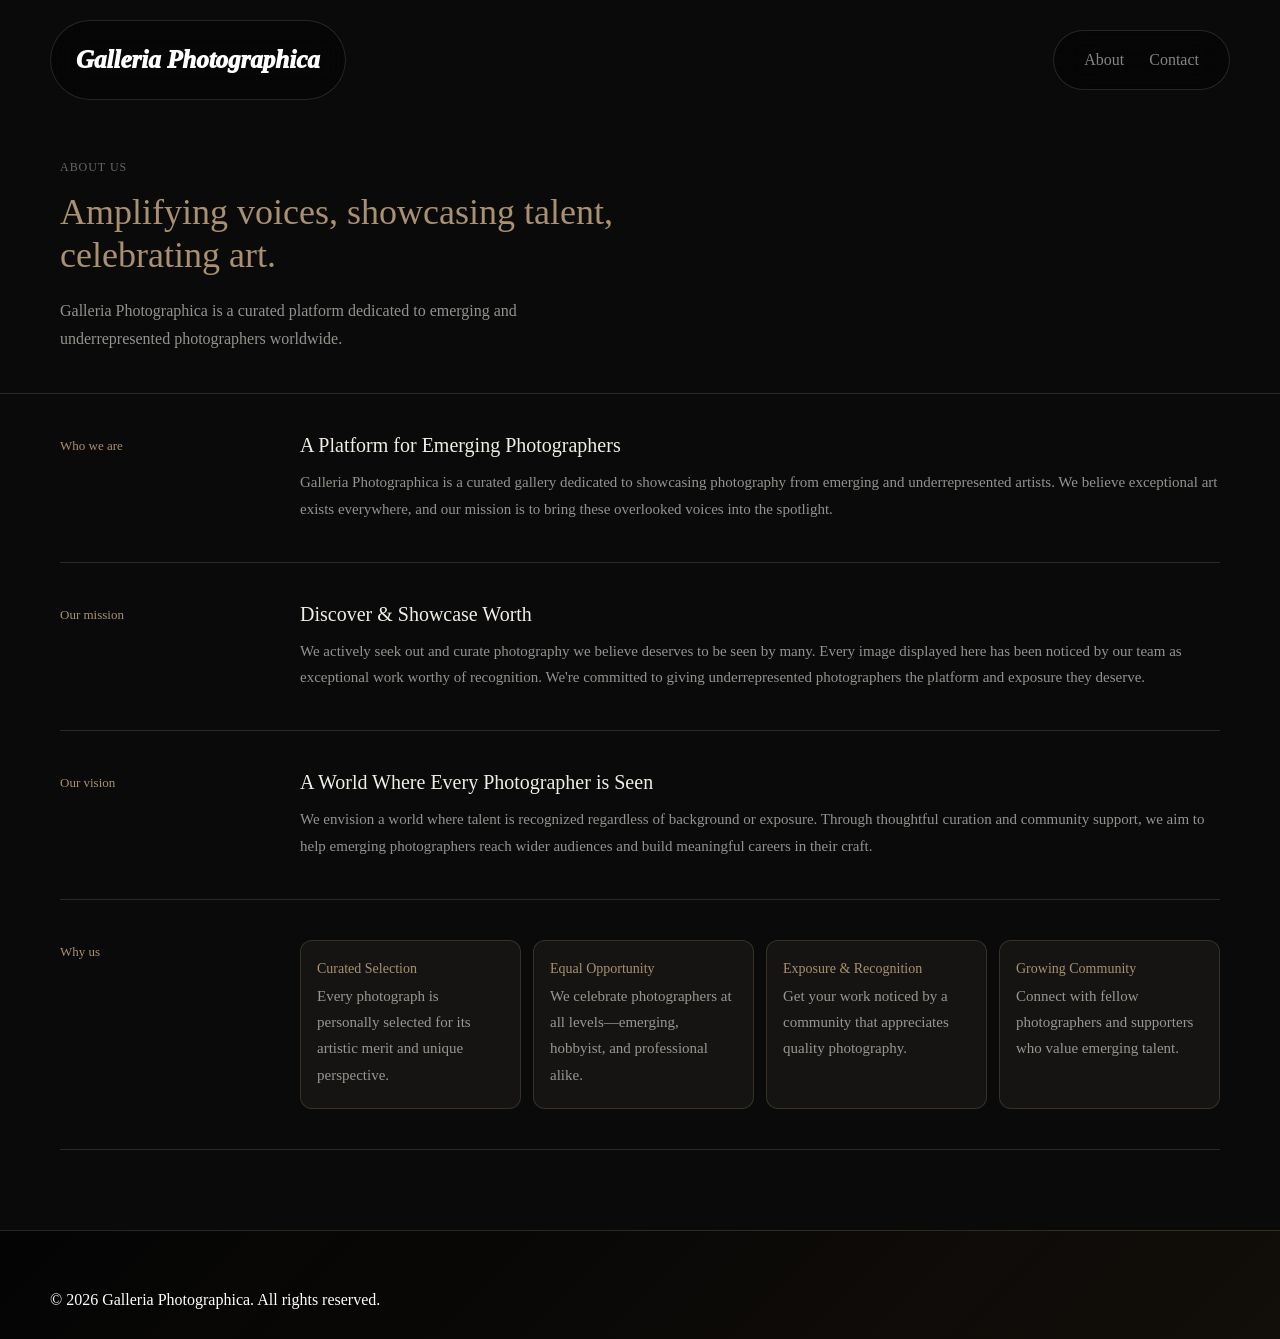
<file: about.html>
<!DOCTYPE html>
<html lang="en">

<head>
    <meta charset="UTF-8">
    <meta name="viewport" content="width=device-width, initial-scale=1.0">
    <title>About</title>
    <link rel="stylesheet" href="style.css">
</head>

<body>
    <!-- ==============================
         HEADER
    ============================== -->
    <header>
        <nav>
            <div class="nav-left">
                <a href="index.html">Galleria Photographica</a>
            </div>

            <div class="nav-right">
                <div>
                    <a href="about.html">About</a>
                </div>
                <div>
                    <a href="contact.html">Contact</a>
                </div>
            </div>
        </nav>
    </header>

    <!-- ==============================
         ABOUT HEADER
    ============================== -->
    <section class="about-header">
        <div>About us</div>
        <h1>Amplifying voices, showcasing talent, celebrating art.</h1>
        <p>Galleria Photographica is a curated platform dedicated to emerging and underrepresented photographers worldwide.</p>
    </section>

    <!-- ==============================
         ABOUT SECTIONS
    ============================== -->
    <div class="about-sections">

        <!-- Who we are -->
        <div class="about-section">
            <div>Who we are</div>
            <div>
                <h2>A Platform for Emerging Photographers</h2>
                <p>Galleria Photographica is a curated gallery dedicated to showcasing photography from emerging and underrepresented artists. We believe exceptional art exists everywhere, and our mission is to bring these overlooked voices into the spotlight.</p>
            </div>
        </div>

        <!-- Our mission -->
        <div class="about-section">
            <div>Our mission</div>
            <div>
                <h2>Discover & Showcase Worth</h2>
                <p>We actively seek out and curate photography we believe deserves to be seen by many. Every image displayed here has been noticed by our team as exceptional work worthy of recognition. We're committed to giving underrepresented photographers the platform and exposure they deserve.</p>
            </div>
        </div>

        <!-- Our vision -->
        <div class="about-section">
            <div>Our vision</div>
            <div>
                <h2>A World Where Every Photographer is Seen</h2>
                <p>We envision a world where talent is recognized regardless of background or exposure. Through thoughtful curation and community support, we aim to help emerging photographers reach wider audiences and build meaningful careers in their craft.</p>
            </div>
        </div>

        <!-- Why us -->
        <div class="about-section">
            <div>Why us</div>
            <div>
                <div class="about-cards">
                    <div class="about-card">
                        <h3>Curated Selection</h3>
                        <p>Every photograph is personally selected for its artistic merit and unique perspective.</p>
                    </div>
                    <div class="about-card">
                        <h3>Equal Opportunity</h3>
                        <p>We celebrate photographers at all levels—emerging, hobbyist, and professional alike.</p>
                    </div>
                    <div class="about-card">
                        <h3>Exposure & Recognition</h3>
                        <p>Get your work noticed by a community that appreciates quality photography.</p>
                    </div>
                    <div class="about-card">
                        <h3>Growing Community</h3>
                        <p>Connect with fellow photographers and supporters who value emerging talent.</p>
                    </div>
                </div>
            </div>
        </div>

    </div>

</body>

</html>

    </div>

</body>
    <footer>
        <p>&copy; 2026 Galleria Photographica. All rights reserved.</p>
    </footer>
</body>
</html>
</file>
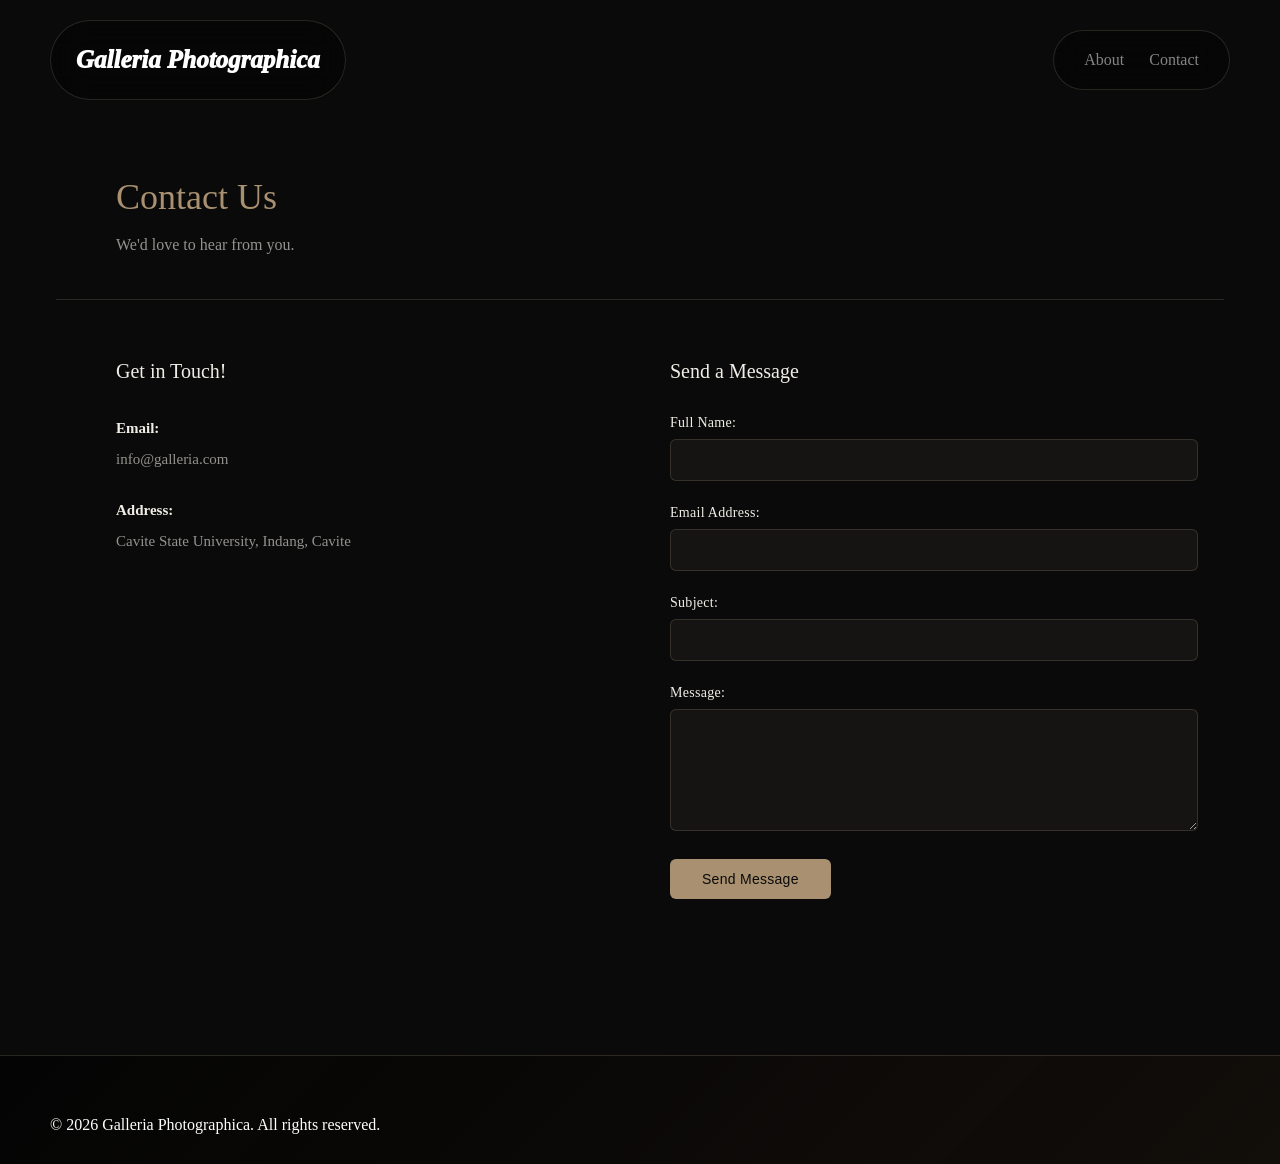
<file: contact.html>
<!DOCTYPE html>
<html lang="en">

<head>
    <meta charset="UTF-8">
    <meta name="viewport" content="width=device-width, initial-scale=1.0">
    <title>Contact</title>
    <link rel="stylesheet" href="style.css">
</head>

<body>
    <!-- ==============================
         HEADER
    ============================== -->
    <header>
        <nav>
            <div class="nav-left">
                <a href="index.html">Galleria Photographica</a>
            </div>

            <div class="nav-right">
                <div>
                    <a href="about.html">About</a>
                </div>
                <div>
                    <a href="contact.html">Contact</a>
                </div>
            </div>
        </nav>
    </header>

    <!-- ==============================
         CONTACT CONTENT
    ============================== -->
    <section class="Content">
        <!-- Page Header -->
        <section class="page-header">
            <h1>Contact Us</h1>
            <p>We'd love to hear from you.</p>
        </section>

        <!-- Contact Container -->
        <section class="contact-container">
            <!-- Contact Information -->
            <div class="contact-info">
                <h2>Get in Touch!</h2>

                <p>
                    <strong>Email:</strong>
                    info@galleria.com
                </p>

                <p>
                    <strong>Address:</strong>
                    Cavite State University, Indang, Cavite
                </p>
            </div>

            <!-- Contact Form -->
            <div class="contact-form">
                <h2>Send a Message</h2>

                <form action="#" method="POST">
                    <!-- Full Name -->
                    <div class="form-group">
                        <label for="name">Full Name:</label>
                        <input type="text" id="name" name="name" required>
                    </div>

                    <!-- Email Address -->
                    <div class="form-group">
                        <label for="email">Email Address:</label>
                        <input type="email" id="email" name="email" required>
                    </div>

                    <!-- Subject -->
                    <div class="form-group">
                        <label for="subject">Subject:</label>
                        <input type="text" id="subject" name="subject">
                    </div>

                    <!-- Message -->
                    <div class="form-group">
                        <label for="message">Message:</label>
                        <textarea id="message" name="message" rows="6" required></textarea>
                    </div>

                    <!-- Submit Button -->
                    <button type="submit">Send Message</button>
                </form>
            </div>
        </section>
    </section>

    <!-- ==============================
         FOOTER
    ============================== -->
    <footer>
        <p>&copy; 2026 Galleria Photographica. All rights reserved.</p>
    </footer>
</body>

</html>
</file>
<file: style.css>
/* ==============================
   RESET & BASE STYLES
============================== */

* {
    margin: 0;
    padding: 0;
}

html {
    color-scheme: dark;
}

body {
    background: #0a0a0a;
    margin-top: 100px;
}

h1, h2, h3, h4, h5, h6 {
    color: #A89070;
}

a {
    text-decoration: none;
    color: rgb(255, 255, 255);
}

/* ==============================
   HEADER & NAVIGATION
============================== */

nav {
    position: fixed;
    top: 0;
    left: 0;
    right: 0;
    z-index: 1000;
    display: flex;
    justify-content: space-between;
    align-items: center;
    margin: 20px 50px;
}

/* Navigation Pill Base */
.nav-left, .nav-right {
    display: flex;
    align-items: center;
    padding: 20px;
    border-radius: 45px;
    background-color: rgba(0, 0, 0, 0.350);
    border: 0.5px solid rgba(200, 184, 154, 0.18);
    backdrop-filter: blur(16px) saturate(1.6);
    -webkit-backdrop-filter: blur(16px) saturate(1.6);
}

.nav-right {
    gap: 5px;
}

/* Nav Left - Brand */
.nav-left > a {
    font-size: 25px;
    padding: 5px;
    border-radius: 30px;
    font-style: italic;
    font-weight: 1000;
    transition: color 0.2s ease;
}

.nav-left > a:hover {
    color: #A89070;
}

/* Nav Right - Links */
.nav-right > div > a {
    color: rgba(255, 255, 255, 0.500);
    padding: 10px;
    border-radius: 25px;
    transition: color 0.2s ease, background-color 0.2s ease;
}

.nav-right > div > a:hover {
    color: rgb(255, 255, 255);
    background-color: #ffffff2b;
}


/* ==============================
   FOOTER
============================== */

footer {
    background: linear-gradient(135deg, rgba(0, 0, 0, 0.6), rgba(20, 15, 10, 0.8));
    border-top: 0.5px solid rgba(200, 184, 154, 0.18);
    margin-top: 80px;
    padding: 60px 50px 30px;
}

.footer-content {
    display: grid;
    grid-template-columns: repeat(auto-fit, minmax(250px, 1fr));
    gap: 40px;
    margin-bottom: 40px;
}

.footer-section h3 {
    font-size: 20px;
    font-weight: 500;
    margin-bottom: 12px;
    color: #F0EDE6;
}

.footer-section h4 {
    font-size: 14px;
    font-weight: 600;
    margin-bottom: 12px;
    color: #A89070;
    text-transform: uppercase;
    letter-spacing: 0.05em;
}

.footer-section p {
    font-size: 14px;
    color: rgba(240, 237, 230, 0.6);
    line-height: 1.8;
    margin-bottom: 8px;
}

.footer-section ul {
    list-style: none;
    padding: 0;
}

.footer-section ul li {
    margin-bottom: 8px;
}

.footer-section ul li a {
    font-size: 14px;
    color: rgba(240, 237, 230, 0.6);
    transition: color 0.2s ease;
}

.footer-section ul li a:hover {
    color: #A89070;
}

.footer-divider {
    height: 0.5px;
    background-color: rgba(200, 184, 154, 0.18);
    margin: 30px 0;
}

.footer-bottom {
    display: flex;
    align-items: center;
    justify-content: center;
    text-align: center;
}

.footer-bottom p {
    font-size: 13px;
    color: rgba(240, 237, 230, 0.5);
}

.footer-disclaimer {
    font-size: 11px;
    color: rgba(240, 237, 230, 0.4);
    margin-top: 8px;
    font-style: italic;
}

/* ==============================
   FEATURED SECTION
============================== */

.featured {
    padding: 60px 50px;
    margin: 40px;
}

.featured-content {
    display: grid;
    grid-template-columns: 1fr 1fr;
    gap: 60px;
    align-items: center;
}

.featured-carousel {
    position: relative;
    overflow: hidden;
    border-radius: 8px;
    border: 0.5px solid rgba(200, 184, 154, 0.18);
}

.carousel-wrapper {
    position: relative;
    width: 100%;
    padding-bottom: 100%;
    overflow: hidden;
}

.carousel-image {
    position: absolute;
    top: 0;
    left: 0;
    width: 100%;
    height: 100%;
    object-fit: cover;
    opacity: 0;
    transition: opacity 0.5s ease-in-out;
}

.carousel-image.active {
    opacity: 1;
}

.carousel-btn {
    position: absolute;
    top: 50%;
    transform: translateY(-50%);
    background-color: rgba(0, 0, 0, 0.5);
    color: white;
    border: none;
    padding: 12px 16px;
    font-size: 18px;
    cursor: pointer;
    border-radius: 4px;
    transition: background-color 0.2s ease;
    z-index: 10;
}

.carousel-btn:hover {
    background-color: rgba(0, 0, 0, 0.8);
}

.carousel-btn.prev {
    left: 12px;
}

.carousel-btn.next {
    right: 12px;
}

.carousel-dots {
    position: absolute;
    bottom: 12px;
    left: 50%;
    transform: translateX(-50%);
    display: flex;
    gap: 8px;
    z-index: 10;
}

.dot {
    width: 10px;
    height: 10px;
    border-radius: 50%;
    background-color: rgba(255, 255, 255, 0.5);
    cursor: pointer;
    transition: background-color 0.2s ease;
}

.dot.active {
    background-color: rgba(255, 255, 255, 1);
}

.dot:hover {
    background-color: rgba(255, 255, 255, 0.8);
}

.featured-text h2 {
    font-size: 32px;
    font-weight: 500;
    margin-bottom: 16px;
    color: #F0EDE6;
}

.featured-text p {
    font-size: 16px;
    color: rgba(240, 237, 230, 0.6);
    line-height: 1.8;
    margin-bottom: 24px;
}

.featured-link {
    display: inline-block;
    padding: 12px 32px;
    background-color: #A89070;
    color: #0a0a0a;
    font-weight: 500;
    border-radius: 6px;
    transition: background-color 0.2s ease, transform 0.2s ease;
}

.featured-link:hover {
    background-color: #C8B89A;
    transform: translateY(-2px);
}

/* ==============================
   CONTENT SECTION
============================== */

.Content {
    padding: 16px;
    margin: 40px;
    margin-top: 20px;
}

.Content h3 {
    margin-bottom: 16px;
}

/* Image Container - Grid Layout */
.image-container {
    columns: 4;
    column-gap: 8px;
}

/* Image Column */
.img-border {
    break-inside: avoid;
    margin-bottom: 8px;
    display: block;
}

/* Image Styles */
.img-border img {
    width: 100%;
    height: auto;
    display: block;
    border: 0.5px solid rgba(200, 184, 154, 0.18);
    border-radius: 5px;
    cursor: pointer;
    margin-bottom: 8px;
    transition: transform 0.5s cubic-bezier(0.23, 1, 0.32, 1),
                box-shadow 0.35s ease,
                border-color 0.35s ease;
}

/* Image Hover Effect */
.img-border img:hover {
    border-color: #A89070;
    transform: scale(1.01);
    box-shadow: 0 20px 60px rgba(0,0,0,0.7),
                0 0 0 1px rgba(200, 184, 154, 0.12);
}

/* ==============================
   ABOUT PAGE
============================== */

/* About Page Header */
.about-header {
    padding: 60px 60px 40px;
    border-bottom: 0.5px solid rgba(200, 184, 154, 0.18);
}

.about-header div {
    font-size: 12px;
    letter-spacing: 0.08em;
    text-transform: uppercase;
    color: rgba(240, 237, 230, 0.4);
    margin-bottom: 16px;
}

.about-header h1 {
    font-size: 36px;
    font-weight: 500;
    line-height: 1.2;
    max-width: 560px;
    margin-bottom: 20px;
}

.about-header p {
    font-size: 16px;
    color: rgba(240, 237, 230, 0.6);
    line-height: 1.75;
    max-width: 500px;
}

/* About Sections */
.about-sections {
    padding: 0 60px;
}

.about-section {
    display: grid;
    grid-template-columns: 200px 1fr;
    gap: 40px;
    padding: 40px 0;
    border-bottom: 0.5px solid rgba(200, 184, 154, 0.18);
    align-items: start;
}

.about-section > div:first-child {
    font-size: 13px;
    font-weight: 500;
    color: #A89070;
    padding-top: 4px;
}

.about-section > div:last-child h2 {
    font-size: 20px;
    font-weight: 500;
    margin-bottom: 12px;
    color: #F0EDE6;
}

.about-section > div:last-child p {
    font-size: 15px;
    color: rgba(240, 237, 230, 0.6);
    line-height: 1.75;
}

/* About Cards Grid */
.about-cards {
    display: grid;
    grid-template-columns: repeat(auto-fit, minmax(160px, 1fr));
    gap: 12px;
}

.about-card {
    background-color: rgba(200, 184, 154, 0.06);
    border: 0.5px solid rgba(200, 184, 154, 0.18);
    border-radius: 12px;
    padding: 20px 16px;
    transition: background-color 0.2s ease;
}

.about-card h3 {
    font-size: 14px;
    font-weight: 500;
    margin-bottom: 6px;
    color: #A89070;
}

.about-card p {
    font-size: 13px;
    color: rgba(240, 237, 230, 0.6);
    line-height: 1.6;
}

/* ==============================
   CONTACT FORM
============================== */

/* Page Header */
.page-header {
    padding: 60px 60px 40px;
    border-bottom: 0.5px solid rgba(200, 184, 154, 0.18);
}

.page-header h1 {
    font-size: 36px;
    font-weight: 500;
    line-height: 1.2;
    margin-bottom: 12px;
}

.page-header p {
    font-size: 16px;
    color: rgba(240, 237, 230, 0.6);
    line-height: 1.75;
}

/* Contact Container */
.contact-container {
    display: grid;
    grid-template-columns: 1fr 1fr;
    gap: 60px;
    padding: 60px;
}

/* Contact Information Section */
.contact-info h2 {
    font-size: 20px;
    font-weight: 500;
    margin-bottom: 32px;
    color: #F0EDE6;
}

.contact-info p {
    font-size: 15px;
    color: rgba(240, 237, 230, 0.6);
    line-height: 1.8;
    margin-bottom: 24px;
}

.contact-info strong {
    color: #F0EDE6;
    display: block;
    margin-bottom: 4px;
}

/* Contact Form Section */
.contact-form h2 {
    font-size: 20px;
    font-weight: 500;
    margin-bottom: 32px;
    color: #F0EDE6;
}

/* Form Group */
.form-group {
    margin-bottom: 24px;
}

.form-group label {
    display: block;
    font-size: 14px;
    font-weight: 500;
    color: #F0EDE6;
    margin-bottom: 8px;
    letter-spacing: 0.02em;
}

/* Form Inputs */
.form-group input,
.form-group textarea {
    width: 100%;
    padding: 12px 16px;
    font-size: 14px;
    background-color: rgba(200, 184, 154, 0.06);
    border: 0.5px solid rgba(200, 184, 154, 0.18);
    border-radius: 6px;
    color: #F0EDE6;
    font-family: inherit;
    transition: border-color 0.2s ease, background-color 0.2s ease;
}

.form-group input::placeholder,
.form-group textarea::placeholder {
    color: rgba(240, 237, 230, 0.4);
}

.form-group input:focus,
.form-group textarea:focus {
    outline: none;
    border-color: #A89070;
    background-color: rgba(200, 184, 154, 0.1);
}

/* Form Textarea */
.form-group textarea {
    resize: vertical;
}

/* Submit Button */
button[type="submit"] {
    padding: 12px 32px;
    font-size: 14px;
    font-weight: 500;
    color: #0a0a0a;
    background-color: #A89070;
    border: none;
    border-radius: 6px;
    cursor: pointer;
    transition: background-color 0.2s ease, transform 0.2s ease;
    letter-spacing: 0.02em;
}

button[type="submit"]:hover {
    background-color: #C8B89A;
    transform: translateY(-2px);
}

button[type="submit"]:active {
    transform: translateY(0);
}

/* Responsive Design */
@media (max-width: 768px) {
    .featured-content {
        grid-template-columns: 1fr;
        gap: 40px;
    }

    .featured {
        padding: 40px 20px;
        margin: 20px;
    }

    .featured-text h2 {
        font-size: 24px;
    }

    .carousel-btn {
        padding: 10px 14px;
        font-size: 16px;
    }

    .contact-container {
        grid-template-columns: 1fr;
        gap: 40px;
        padding: 40px;
    }

    .page-header {
        padding: 40px 40px 30px;
    }

    .page-header h1 {
        font-size: 28px;
    }

    footer {
        padding: 40px 20px 20px;
    }

    .footer-content {
        gap: 30px;
    }

    .footer-section h3 {
        font-size: 18px;
    }

    .footer-section h4 {
        font-size: 12px;
    }

    .footer-section p {
        font-size: 13px;
    }
}

/* ==============================
   LIGHTBOX MODAL & LAYOUT
============================== */

.lightbox-modal {
    position: fixed;
    top: 0;
    left: 0;
    width: 100%;
    height: 100%;
    background: rgba(0, 0, 0, 0.7);
    backdrop-filter: blur(12px);
    -webkit-backdrop-filter: blur(12px);
    z-index: 2000;
    display: flex;
    justify-content: center;
    align-items: center;
    opacity: 0;
    visibility: hidden;
    transition: opacity 0.3s ease, visibility 0.3s ease;
}

.lightbox-modal.active {
    opacity: 1;
    visibility: visible;
}

.lightbox-content {
    position: relative;
    max-width: 1000px;
    width: 90%;
    background-color: rgba(15, 15, 15, 0.85);
    border: 0.5px solid rgba(200, 184, 154, 0.2);
    border-radius: 12px;
    padding: 40px;
    box-shadow: 0 25px 50px -12px rgba(0, 0, 0, 0.8);
    transform: scale(0.98);
    transition: transform 0.4s cubic-bezier(0.23, 1, 0.32, 1);
}

.lightbox-modal.active .lightbox-content {
    transform: scale(1);
}

.lightbox-close {
    position: absolute;
    top: 15px;
    right: 25px;
    color: #F0EDE6;
    font-size: 32px;
    font-weight: 300;
    cursor: pointer;
    transition: color 0.2s ease;
}

.lightbox-close:hover {
    color: #A89070;
}

/* Flexbox Layout: Image Left, Details Right */
.lightbox-body {
    display: flex;
    flex-direction: row;
    gap: 50px;
    align-items: flex-start;
}

.lightbox-left {
    flex: 1.2;
}

.lightbox-img {
    width: 100%;
    max-height: 75vh;
    object-fit: contain;
    border-radius: 8px;
    border: 0.5px solid rgba(200, 184, 154, 0.1);
}

.lightbox-right {
    flex: 1;
    display: flex;
    flex-direction: column;
    gap: 20px;
    padding-top: 10px;
}

.lightbox-info {
    display: flex;
    flex-direction: column;
    gap: 20px;
}

.info-row {
    display: flex;
    flex-direction: column;
    gap: 8px;
}

.desc-row {
    margin-top: 10px;
    padding-top: 20px;
    border-top: 0.5px solid rgba(200, 184, 154, 0.18);
}

.info-label {
    font-size: 11px;
    text-transform: uppercase;
    letter-spacing: 0.1em;
    color: rgba(168, 144, 112, 0.8); /* Gold/Tan accent color */
    margin-bottom: 4px;
}

.info-data {
    font-size: 18px;
    color: #F0EDE6;
    font-weight: 500;
}

.desc-text {
    font-size: 15px;
    font-weight: 400;
    color: rgba(240, 237, 230, 0.7);
    line-height: 1.6;
}

/* Mobile Responsiveness */
@media (max-width: 768px) {
    .lightbox-body {
        flex-direction: column;
        gap: 25px;
    }
    .lightbox-left, .lightbox-right {
        flex: 1;
        width: 100%;
    }
}
</file>
